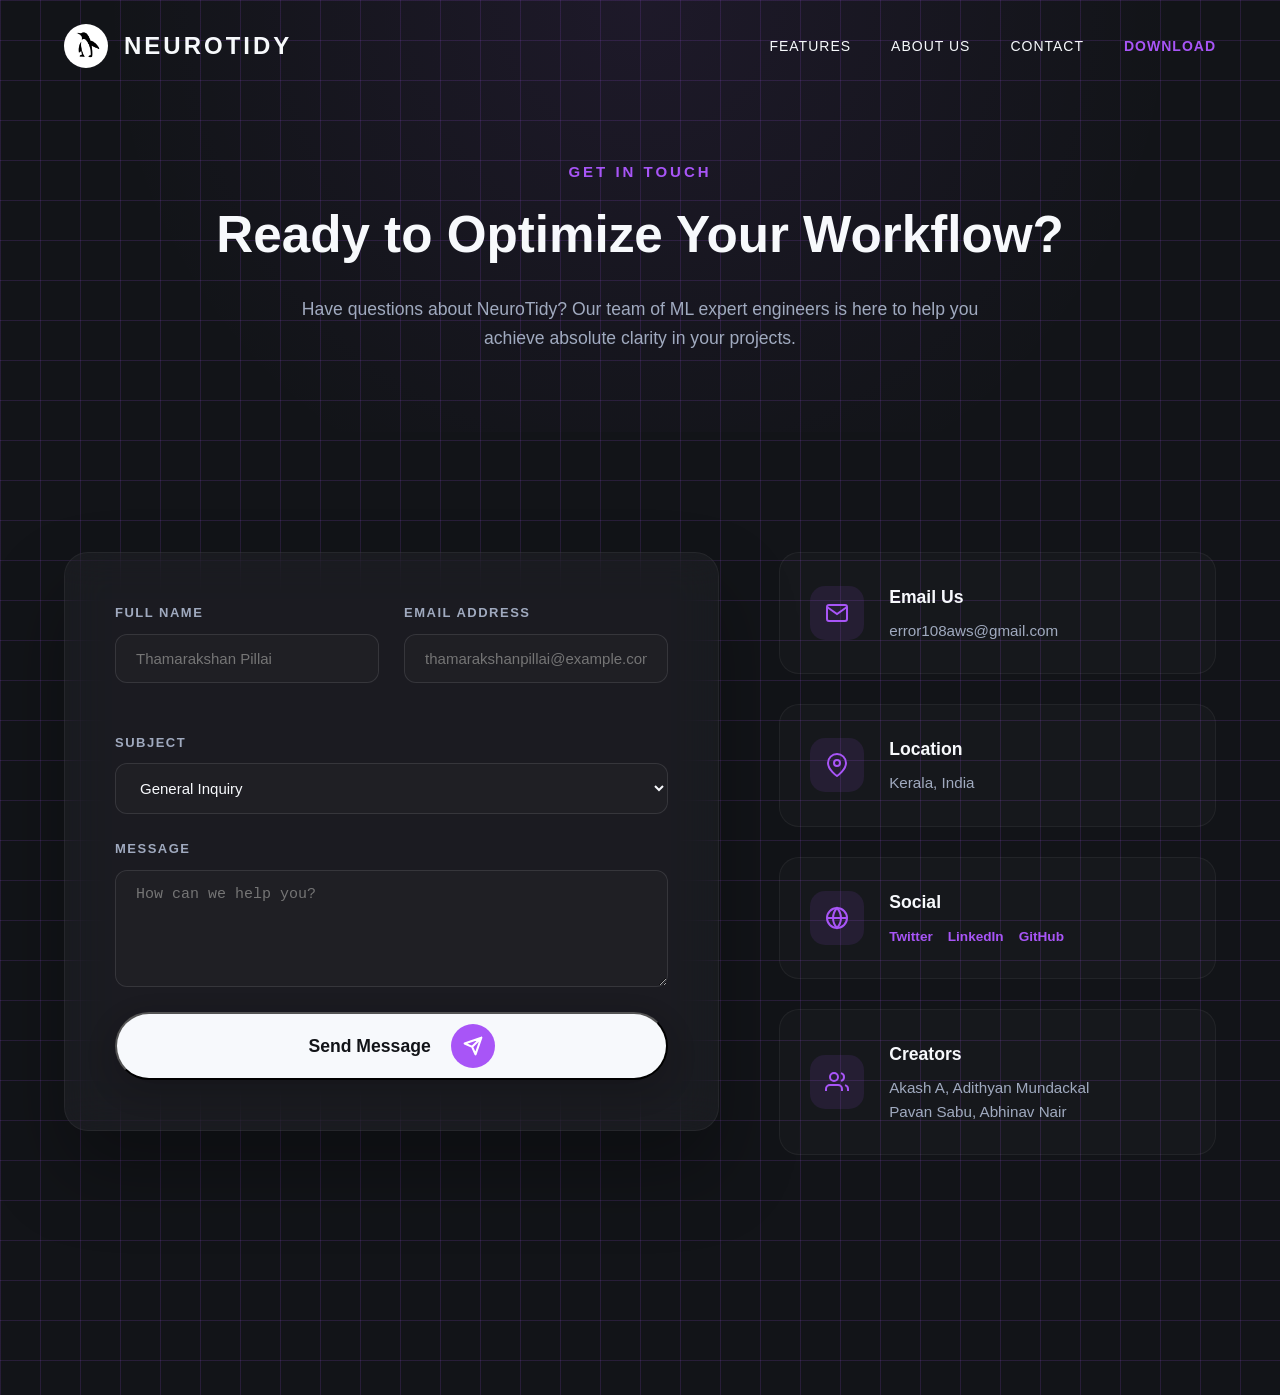
<file: lone-penguin-site/contact.html>
<!DOCTYPE html>
<html lang="en">

<head>
    <meta charset="UTF-8">
    <meta name="viewport" content="width=device-width, initial-scale=1.0">
    <title>Contact Us - NeuroTidy</title>
    <meta name="description"
        content="Get in touch with the NeuroTidy team. We're here to help you optimize your deep learning workflow and answer any questions about our AI debugger.">
    <meta name="keywords" content="contact NeuroTidy, NeuroTidy support, AI debugger help, deep learning tools">
    <meta name="author" content="NeuroTidy">
    <meta name="robots" content="index, follow">
    <link rel="canonical" href="https://neurotidy.com/contact.html">

    <!-- Open Graph / Facebook -->
    <meta property="og:type" content="website">
    <meta property="og:url" content="https://neurotidy.com/contact.html">
    <meta property="og:title" content="Contact Us - NeuroTidy">
    <meta property="og:description"
        content="Get in touch with the NeuroTidy team. We're here to help you optimize your deep learning workflow.">
    <meta property="og:image" content="https://neurotidy.com/assets/og-image.png">
    <meta property="og:site_name" content="NeuroTidy">

    <!-- Twitter Card -->
    <meta name="twitter:card" content="summary_large_image">
    <meta name="twitter:url" content="https://neurotidy.com/contact.html">
    <meta name="twitter:title" content="Contact Us - NeuroTidy">
    <meta name="twitter:description"
        content="Get in touch with the NeuroTidy team to learn more about our AI Deep Learning Debugger.">
    <meta name="twitter:image" content="https://neurotidy.com/assets/og-image.png">

    <!-- Favicon -->
    <link rel="icon" type="image/x-icon" href="/favicon.ico">
    <link rel="icon" type="image/png" href="/assets/image.png" sizes="any">
    <link rel="apple-touch-icon" href="/assets/image.png">
    <!-- Google Fonts for typography -->
    <link rel="preconnect" href="https://fonts.googleapis.com">
    <link rel="preconnect" href="https://fonts.gstatic.com" crossorigin>
    <link
        href="https://fonts.googleapis.com/css2?family=Cinzel:wght@400;700&family=Montserrat:wght@300;400;500;600;700&display=swap"
        rel="stylesheet">
    <link rel="stylesheet" href="css/style.css">
</head>

<body>
    <!-- Navigation Bar -->
    <nav class="navbar scrolled">
        <div class="nav-container">
            <a href="index.html" class="brand-logo">
                <img src="assets/image.png" alt="NeuroTidy Logo" class="brand-img-round">
                <span class="brand-text">NeuroTidy</span>
            </a>

            <ul class="nav-menu">
                <li class="nav-item"><a href="index.html#features" class="nav-link">Features</a></li>
                <li class="nav-item"><a href="index.html#about" class="nav-link">About Us</a></li>
                <li class="nav-item"><a href="contact.html" class="nav-link">Contact</a></li>
                <li class="nav-item"><a href="download.html" class="nav-link btn-download">Download</a></li>
            </ul>

            <!-- Mobile Menu Toggle -->
            <div class="hamburger">
                <span class="bar"></span>
                <span class="bar"></span>
                <span class="bar"></span>
            </div>
        </div>
    </nav>

    <!-- Contact Hero -->
    <header class="contact-hero">
        <div class="container">
            <span class="section-tag">Get In Touch</span>
            <h1 class="section-title">Ready to <span class="text-gradient">Optimize Your Workflow?</span></h1>
            <p class="section-text" style="max-width: 700px; margin: 0 auto;">
                Have questions about NeuroTidy? Our team of ML expert engineers is here to help you achieve absolute
                clarity in your projects.
            </p>
        </div>
    </header>

    <!-- Main Contact Section -->
    <section class="section">
        <div class="container">
            <div class="contact-grid">
                <!-- Contact Form -->
                <div class="contact-form-card">
                    <form id="contact-form" class="premium-form">
                        <div class="form-row">
                            <div class="form-group">
                                <label for="name">Full Name</label>
                                <input type="text" id="name" name="name" placeholder="Thamarakshan Pillai" required>
                            </div>
                            <div class="form-group">
                                <label for="email">Email Address</label>
                                <input type="email" id="email" name="email" placeholder="thamarakshanpillai@example.com"
                                    required>
                            </div>
                        </div>
                        <div class="form-group">
                            <label for="subject">Subject</label>
                            <select id="subject" name="subject">
                                <option value="general">General Inquiry</option>
                                <option value="support">Technical Support</option>
                                <option value="billing">Billing & Pricing</option>
                                <option value="partnership">Partnership</option>
                            </select>
                        </div>
                        <div class="form-group">
                            <label for="message">Message</label>
                            <textarea id="message" name="message" rows="5" placeholder="How can we help you?"
                                required></textarea>
                        </div>
                        <button type="submit" class="btn-premium w-full" style="width: 100%; justify-content: center;">
                            Send Message
                            <span class="btn-icon">
                                <svg viewBox="0 0 24 24" width="20" height="20" stroke="currentColor" stroke-width="2.5"
                                    fill="none">
                                    <path d="M22 2L11 13M22 2l-7 20-4-9-9-4 20-7z" stroke-linecap="round"
                                        stroke-linejoin="round" />
                                </svg>
                            </span>
                        </button>
                    </form>
                    <div id="form-status" class="form-status"></div>
                </div>

                <!-- Contact Info -->
                <div class="contact-info-column">
                    <div class="info-card">
                        <div class="info-icon">
                            <svg viewBox="0 0 24 24" width="24" height="24" stroke="currentColor" stroke-width="2"
                                fill="none">
                                <path d="M4 4h16c1.1 0 2 .9 2 2v12c0 1.1-.9 2-2 2H4c-1.1 0-2-.9-2-2V6c0-1.1.9-2 2-2z" />
                                <polyline points="22,6 12,13 2,6" />
                            </svg>
                        </div>
                        <div class="info-content">
                            <h4>Email Us</h4>
                            <p>error108aws@gmail.com</p>
                        </div>
                    </div>

                    <div class="info-card">
                        <div class="info-icon">
                            <svg viewBox="0 0 24 24" width="24" height="24" stroke="currentColor" stroke-width="2"
                                fill="none">
                                <path d="M21 10c0 7-9 13-9 13s-9-6-9-13a9 9 0 0 1 18 0z" />
                                <circle cx="12" cy="10" r="3" />
                            </svg>
                        </div>
                        <div class="info-content">
                            <h4>Location</h4>
                            <p>Kerala, India</p>
                        </div>
                    </div>

                    <div class="info-card">
                        <div class="info-icon">
                            <svg viewBox="0 0 24 24" width="24" height="24" stroke="currentColor" stroke-width="2"
                                fill="none">
                                <circle cx="12" cy="12" r="10"></circle>
                                <line x1="2" y1="12" x2="22" y2="12"></line>
                                <path
                                    d="M12 2a15.3 15.3 0 0 1 4 10 15.3 15.3 0 0 1-4 10 15.3 15.3 0 0 1-4-10 15.3 15.3 0 0 1 4-10z">
                                </path>
                            </svg>
                        </div>
                        <div class="info-content">
                            <h4>Social</h4>
                            <div class="social-links">
                                <a href="#" class="social-link">Twitter</a>
                                <a href="#" class="social-link">LinkedIn</a>
                                <a href="#" class="social-link">GitHub</a>
                            </div>
                        </div>
                    </div>

                    <div class="info-card">
                        <div class="info-icon">
                            <svg viewBox="0 0 24 24" width="24" height="24" stroke="currentColor" stroke-width="2"
                                fill="none">
                                <path d="M17 21v-2a4 4 0 0 0-4-4H5a4 4 0 0 0-4 4v2"></path>
                                <circle cx="9" cy="7" r="4"></circle>
                                <path d="M23 21v-2a4 4 0 0 0-3-3.87"></path>
                                <path d="M16 3.13a4 4 0 0 1 0 7.75"></path>
                            </svg>
                        </div>
                        <div class="info-content">
                            <h4>Creators</h4>
                            <p>Akash A, Adithyan Mundackal</p>
                            <p>Pavan Sabu, Abhinav Nair</p>
                        </div>
                    </div>
                </div>
            </div>
        </div>
    </section>

    <script src="js/main.js?v=premium"></script>
</body>

</html>
</file>
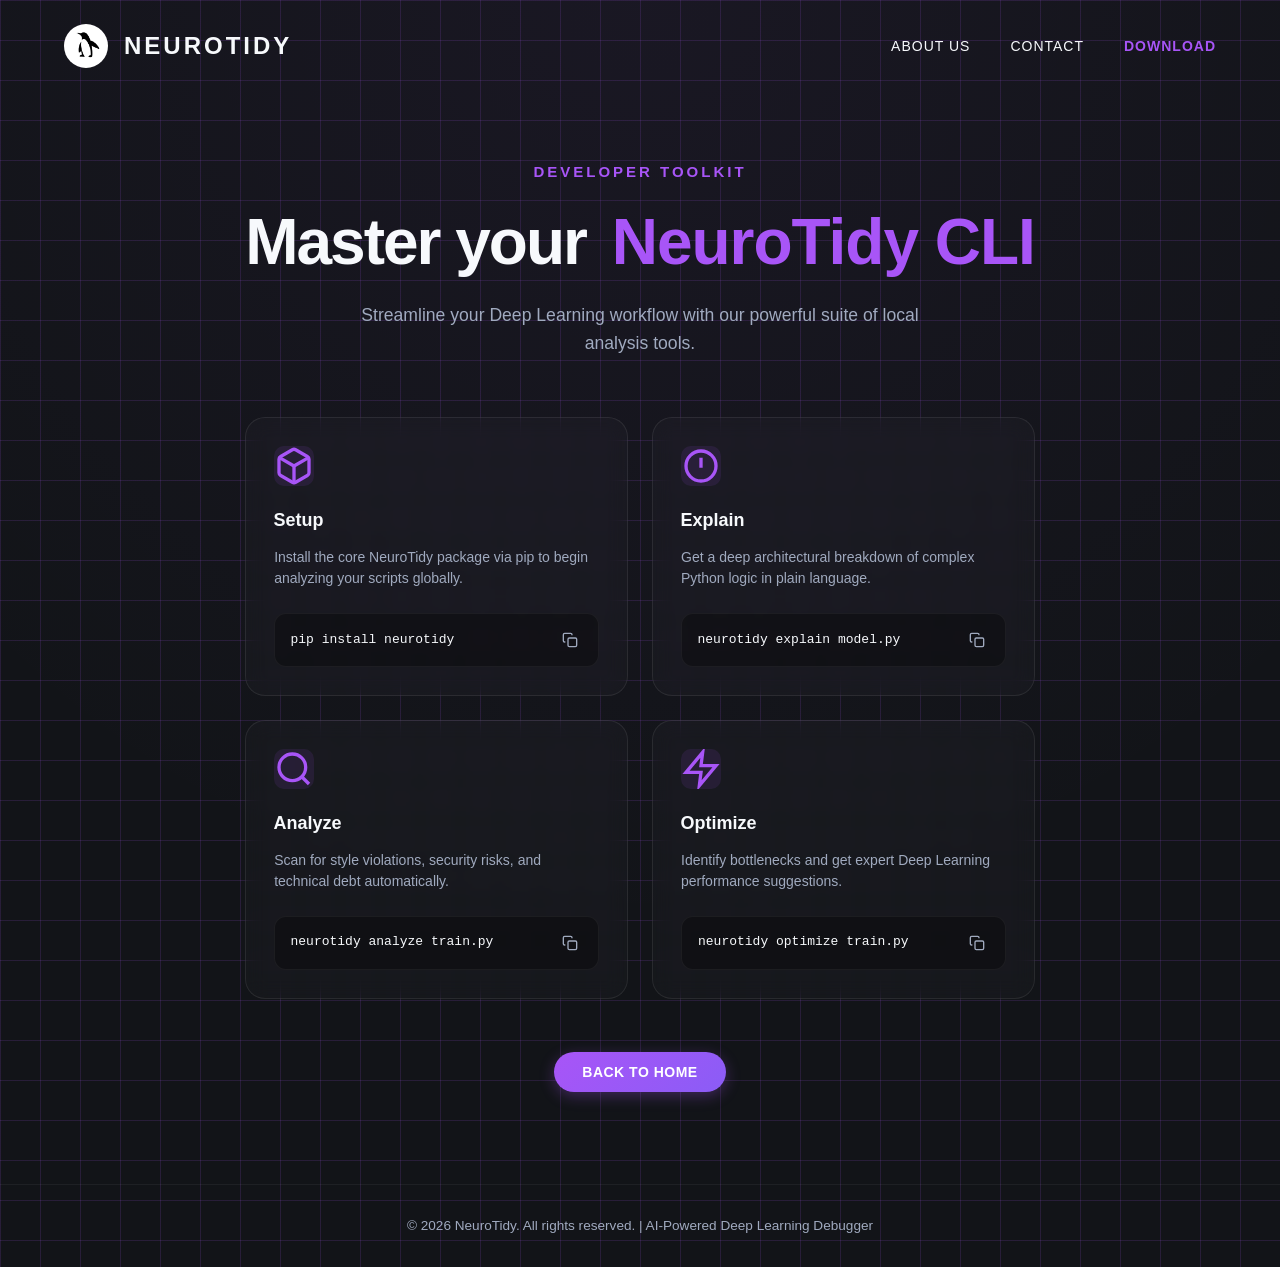
<file: lone-penguin-site/download.html>
<!DOCTYPE html>
<html lang="en">

<head>
    <meta charset="UTF-8">
    <meta name="viewport" content="width=device-width, initial-scale=1.0">
    <title>Download NeuroTidy — Install the AI Deep Learning Debugger CLI</title>
    <meta name="description"
        content="Install NeuroTidy via pip. Analyze, explain, and optimize your deep learning code locally from the terminal. Free CLI tool for PyTorch and ML engineers.">
    <meta name="keywords"
        content="NeuroTidy download, install NeuroTidy, pip install neurotidy, deep learning CLI, ML debugger install, PyTorch analyzer">
    <meta name="author" content="NeuroTidy">
    <meta name="robots" content="index, follow">
    <meta name="google-site-verification" content="d2qs48lMRTXFR-RrmNFiwL9bGzptkBZWpxhDgg9YCgo" />
    <link rel="canonical" href="https://neurotidy.com/download.html">

    <!-- Open Graph / Facebook -->
    <meta property="og:type" content="website">
    <meta property="og:url" content="https://neurotidy.com/download.html">
    <meta property="og:title" content="Download NeuroTidy — AI Deep Learning Debugger CLI">
    <meta property="og:description"
        content="Install NeuroTidy via pip. Analyze, explain, and optimize your deep learning code locally from the terminal.">
    <meta property="og:image" content="https://neurotidy.com/assets/og-image.png">
    <meta property="og:site_name" content="NeuroTidy">

    <!-- Twitter Card -->
    <meta name="twitter:card" content="summary_large_image">
    <meta name="twitter:url" content="https://neurotidy.com/download.html">
    <meta name="twitter:title" content="Download NeuroTidy — AI Deep Learning Debugger CLI">
    <meta name="twitter:description" content="Install NeuroTidy via pip. Free CLI tool for PyTorch and ML engineers.">
    <meta name="twitter:image" content="https://neurotidy.com/assets/og-image.png">

    <!-- Favicon -->
    <link rel="icon" type="image/x-icon" href="/favicon.ico">
    <link rel="icon" type="image/png" href="/assets/image.png" sizes="any">
    <link rel="apple-touch-icon" href="/assets/image.png">

    <link href="https://fonts.googleapis.com/css2?family=Montserrat:wght@300;400;500;600;700&display=swap"
        rel="stylesheet">
    <link rel="stylesheet" href="css/style.css">
    <style>
        .section-title {
            font-family: var(--font-heading);
            font-size: clamp(2.5rem, 6vw, 4rem);
            font-weight: 700;
            margin-bottom: 20px;
            letter-spacing: -2px;
            color: var(--text-light);
        }

        .highlight-text {
            color: var(--accent-color);
            letter-spacing: -1px;
            display: inline-block;
            margin-left: 10px;
            font-weight: 700;
        }

        .page-content {
            padding: 160px 0 100px;
            min-height: 100vh;
            display: flex;
            align-items: center;
            justify-content: center;
            background: radial-gradient(circle at top center, rgba(168, 85, 247, 0.05) 0%, transparent 70%);
        }

        .install-box {
            padding: 0 20px;
            max-width: 1100px;
            margin: 0 auto;
            text-align: center;
        }

        /* Classy Command Grid */
        .command-grid {
            margin-top: 60px;
            display: grid;
            grid-template-columns: repeat(auto-fit, minmax(320px, 1fr));
            gap: 24px;
            text-align: left;
        }

        .command-card {
            background: rgba(255, 255, 255, 0.02);
            backdrop-filter: blur(10px);
            -webkit-backdrop-filter: blur(10px);
            border: 1px solid rgba(255, 255, 255, 0.08);
            border-radius: 20px;
            padding: 28px;
            transition: all 0.4s cubic-bezier(0.4, 0, 0.2, 1);
            position: relative;
            overflow: hidden;
            display: flex;
            flex-direction: column;
        }

        .command-card::before {
            content: '';
            position: absolute;
            top: 0;
            left: 0;
            width: 100%;
            height: 100%;
            background: radial-gradient(circle at top left, rgba(168, 85, 247, 0.1), transparent 70%);
            opacity: 0;
            transition: opacity 0.4s ease;
        }

        .command-card:hover {
            transform: translateY(-5px);
            border-color: rgba(168, 85, 247, 0.3);
            background: rgba(255, 255, 255, 0.04);
            box-shadow: 0 20px 40px rgba(0, 0, 0, 0.3), 0 0 20px rgba(168, 85, 247, 0.05);
        }

        .command-card:hover::before {
            opacity: 1;
        }

        .card-icon {
            width: 40px;
            height: 40px;
            background: rgba(168, 85, 247, 0.1);
            border-radius: 10px;
            display: flex;
            align-items: center;
            justify-content: center;
            margin-bottom: 20px;
            color: var(--accent-color);
            position: relative;
            z-index: 2;
        }

        .card-header {
            margin-bottom: 12px;
            position: relative;
            z-index: 2;
        }

        .card-title {
            font-size: 18px;
            font-weight: 600;
            color: var(--text-light);
            display: flex;
            align-items: center;
            gap: 8px;
        }

        .card-desc {
            font-size: 14px;
            color: var(--text-muted);
            line-height: 1.5;
            margin-bottom: 24px;
            position: relative;
            z-index: 2;
        }

        #playground-output {
            background: rgba(13, 17, 23, 0.7);
            backdrop-filter: blur(12px);
            -webkit-backdrop-filter: blur(12px);
            border: 1px solid rgba(255, 255, 255, 0.05);
            border-radius: 16px;
            padding: 25px;
            height: 400px;
        }

        .terminal-header {
            background: rgba(255, 255, 255, 0.05);
            padding: 10px 15px;
            border-bottom: 1px solid rgba(255, 255, 255, 0.1);
            display: flex;
            align-items: center;
            gap: 8px;
        }

        .mac-btn {
            width: 12px;
            height: 12px;
            border-radius: 50%;
        }

        .mac-close {
            background: #ff5f56;
        }

        .mac-min {
            background: #ffbd2e;
        }

        .mac-max {
            background: #27c93f;
        }

        .terminal-title {
            margin-left: auto;
            margin-right: auto;
            color: rgba(255, 255, 255, 0.4);
            font-size: 11px;
            letter-spacing: 1px;
        }

        .terminal-body {
            padding: 20px;
            height: calc(100% - 35px);
            overflow-y: auto;
        }

        .code-snippet {
            background: rgba(0, 0, 0, 0.3);
            border: 1px solid rgba(255, 255, 255, 0.05);
            border-radius: 12px;
            padding: 14px 16px;
            font-family: 'SF Mono', 'Fira Code', monospace;
            font-size: 13px;
            color: var(--text-light);
            display: flex;
            justify-content: space-between;
            align-items: center;
            position: relative;
            z-index: 2;
        }

        .copy-trigger {
            background: none;
            border: none;
            color: var(--text-muted);
            cursor: pointer;
            padding: 4px;
            border-radius: 4px;
            transition: all 0.2s ease;
            display: flex;
            align-items: center;
            justify-content: center;
        }

        .copy-trigger:hover {
            color: var(--text-light);
            background: rgba(255, 255, 255, 0.1);
        }

        .copy-trigger svg {
            width: 16px;
            height: 16px;
        }

        .btn-wrapper {
            margin-top: 60px;
        }

        @keyframes pulse-violet {
            0% {
                box-shadow: 0 0 0 0 rgba(168, 85, 247, 0.4);
            }

            70% {
                box-shadow: 0 0 0 15px rgba(168, 85, 247, 0);
            }

            100% {
                box-shadow: 0 0 0 0 rgba(168, 85, 247, 0);
            }
        }

        .analyzing-glow {
            animation: pulse-violet 2s infinite;
            border-color: rgba(168, 85, 247, 0.5) !important;
            background: rgba(168, 85, 247, 0.05) !important;
        }
    </style>
</head>

<body>
    <!-- Navigation Bar -->
    <nav class="navbar scrolled" aria-label="Main navigation">
        <div class="nav-container">
            <a href="index.html" class="brand-logo">
                <img src="assets/image.png" alt="NeuroTidy Logo" class="brand-img-round">
                <span class="brand-text">NeuroTidy</span>
            </a>
            <ul class="nav-menu">
                <li class="nav-item"><a href="index.html#about" class="nav-link">About Us</a></li>
                <li class="nav-item"><a href="index.html#contact" class="nav-link">Contact</a></li>
                <li class="nav-item"><a href="download.html" class="nav-link btn-download">Download</a></li>
            </ul>
        </div>
    </nav>

    <main>
        <div class="page-content">
            <div class="container">
                <div class="install-box">
                    <span class="section-tag">Developer Toolkit</span>
                    <h1 class="section-title">Master your <span class="highlight-text">NeuroTidy CLI</span></h1>
                    <p class="section-text" style="max-width: 600px; margin: 0 auto;">Streamline your Deep Learning
                        workflow
                        with our powerful suite of local analysis tools.</p>

                    <div class="command-grid">
                        <!-- Install -->
                        <div class="command-card">
                            <div class="card-icon">
                                <svg viewBox="0 0 24 24" fill="none" stroke="currentColor" stroke-width="2">
                                    <path
                                        d="M21 16V8a2 2 0 0 0-1-1.73l-7-4a2 2 0 0 0-2 0l-7 4A2 2 0 0 0 3 8v8a2 2 0 0 0 1 1.73l7 4a2 2 0 0 0 2 0l7-4A2 2 0 0 0 21 16z">
                                    </path>
                                    <polyline points="3.27 6.96 12 12.01 20.73 6.96"></polyline>
                                    <line x1="12" y1="22.08" x2="12" y2="12"></line>
                                </svg>
                            </div>
                            <div class="card-header">
                                <h4 class="card-title">Setup</h4>
                            </div>
                            <p class="card-desc">Install the core NeuroTidy package via pip to begin analyzing your
                                scripts
                                globally.</p>
                            <div class="code-snippet">
                                <span id="cmd-install">pip install neurotidy</span>
                                <button class="copy-trigger" onclick="copyCommand('cmd-install')">
                                    <svg viewBox="0 0 24 24" fill="none" stroke="currentColor" stroke-width="2">
                                        <rect x="9" y="9" width="13" height="13" rx="2" ry="2"></rect>
                                        <path d="M5 15H4a2 2 0 0 1-2-2V4a2 2 0 0 1 2-2h9a2 2 0 0 1 2 2v1"></path>
                                    </svg>
                                </button>
                            </div>
                        </div>

                        <!-- Explain -->
                        <div class="command-card">
                            <div class="card-icon">
                                <svg viewBox="0 0 24 24" fill="none" stroke="currentColor" stroke-width="2">
                                    <path d="M12 21a9 9 0 1 0 0-18 9 9 0 0 0 0 18z"></path>
                                    <path d="M12 13V7"></path>
                                    <path d="M12 17h.01"></path>
                                </svg>
                            </div>
                            <div class="card-header">
                                <h4 class="card-title">Explain</h4>
                            </div>
                            <p class="card-desc">Get a deep architectural breakdown of complex Python logic in plain
                                language.</p>
                            <div class="code-snippet">
                                <span id="cmd-explain">neurotidy explain model.py</span>
                                <button class="copy-trigger" onclick="copyCommand('cmd-explain')">
                                    <svg viewBox="0 0 24 24" fill="none" stroke="currentColor" stroke-width="2">
                                        <rect x="9" y="9" width="13" height="13" rx="2" ry="2"></rect>
                                        <path d="M5 15H4a2 2 0 0 1-2-2V4a2 2 0 0 1 2-2h9a2 2 0 0 1 2 2v1"></path>
                                    </svg>
                                </button>
                            </div>
                        </div>

                        <!-- Analyze -->
                        <div class="command-card">
                            <div class="card-icon">
                                <svg viewBox="0 0 24 24" fill="none" stroke="currentColor" stroke-width="2">
                                    <circle cx="11" cy="11" r="8"></circle>
                                    <line x1="21" y1="21" x2="16.65" y2="16.65"></line>
                                </svg>
                            </div>
                            <div class="card-header">
                                <h4 class="card-title">Analyze</h4>
                            </div>
                            <p class="card-desc">Scan for style violations, security risks, and technical debt
                                automatically.</p>
                            <div class="code-snippet">
                                <span id="cmd-analyze">neurotidy analyze train.py</span>
                                <button class="copy-trigger" onclick="copyCommand('cmd-analyze')">
                                    <svg viewBox="0 0 24 24" fill="none" stroke="currentColor" stroke-width="2">
                                        <rect x="9" y="9" width="13" height="13" rx="2" ry="2"></rect>
                                        <path d="M5 15H4a2 2 0 0 1-2-2V4a2 2 0 0 1 2-2h9a2 2 0 0 1 2 2v1"></path>
                                    </svg>
                                </button>
                            </div>
                        </div>

                        <!-- Optimize -->
                        <div class="command-card">
                            <div class="card-icon">
                                <svg viewBox="0 0 24 24" fill="none" stroke="currentColor" stroke-width="2">
                                    <path d="M13 2L3 14h9l-1 8 10-12h-9l1-8z"></path>
                                </svg>
                            </div>
                            <div class="card-header">
                                <h4 class="card-title">Optimize</h4>
                            </div>
                            <p class="card-desc">Identify bottlenecks and get expert Deep Learning performance
                                suggestions.
                            </p>
                            <div class="code-snippet">
                                <span id="cmd-optimize">neurotidy optimize train.py</span>
                                <button class="copy-trigger" onclick="copyCommand('cmd-optimize')">
                                    <svg viewBox="0 0 24 24" fill="none" stroke="currentColor" stroke-width="2">
                                        <rect x="9" y="9" width="13" height="13" rx="2" ry="2"></rect>
                                        <path d="M5 15H4a2 2 0 0 1-2-2V4a2 2 0 0 1 2-2h9a2 2 0 0 1 2 2v1"></path>
                                    </svg>
                                </button>
                            </div>
                        </div>
                    </div>

                    <div class="btn-wrapper">
                        <a href="index.html" class="auth-btn">Back to Home</a>
                    </div>
                </div>
            </div>
        </div>
    </main>

    <footer
        style="text-align: center; padding: 30px 0; border-top: 1px solid rgba(255,255,255,0.05); color: var(--text-muted); font-size: 0.85rem;">
        <div class="container">
            <p>&copy; 2026 NeuroTidy. All rights reserved. | AI-Powered Deep Learning Debugger</p>
        </div>
    </footer>

    <script>
        function copyCommand(id) {
            const text = document.getElementById(id).innerText;
            navigator.clipboard.writeText(text).then(() => {
                const btn = document.querySelector(`button[onclick="copyCommand('${id}')"]`);
                const originalHtml = btn.innerHTML;

                btn.innerHTML = '<svg viewBox="0 0 24 24" fill="none" stroke="#27c93f" stroke-width="3"><polyline points="20 6 9 17 4 12"></polyline></svg>';

                setTimeout(() => {
                    btn.innerHTML = originalHtml;
                }, 1500);
            });
        }
    </script>
    <script src="js/main.js?v=premium"></script>
</body>

</html>
</file>
<file: lone-penguin-site/css/style.css>
/* Base Variables & Theme */
:root {
    --primary-color: #1a1e24;
    /* Dark grey */
    --secondary-color: #2b323c;
    --accent-color: #a855f7;
    /* Violet / Purple touch */
    --text-light: #f7f9fc;
    --text-muted: #a0aabf;
    --bg-dark: #121418;
    --bg-card: rgba(26, 30, 36, 0.6);

    --font-heading: -apple-system, BlinkMacSystemFont, "SF Pro Display", "Segoe UI", Roboto, Helvetica, Arial, sans-serif, "Apple Color Emoji", "Segoe UI Emoji", "Segoe UI Symbol";
    --font-body: -apple-system, BlinkMacSystemFont, "SF Pro Text", "Segoe UI", Roboto, Helvetica, Arial, sans-serif, "Apple Color Emoji", "Segoe UI Emoji", "Segoe UI Symbol";

    --transition-smooth: all 0.4s cubic-bezier(0.25, 0.46, 0.45, 0.94);
    --transition-fast: all 0.2s ease-in-out;
}

/* Typing Cursor */
.cursor {
    display: inline-block;
    width: 6px;
    height: 1.2em;
    background-color: var(--accent-color);
    margin-left: 4px;
    vertical-align: middle;
    animation: blink 1s step-end infinite;
}

@keyframes blink {

    from,
    to {
        opacity: 1;
    }

    50% {
        opacity: 0;
    }
}

/* Reset & Basic Setup */
* {
    margin: 0;
    padding: 0;
    box-sizing: border-box;
}

html {
    scroll-behavior: smooth;
}

body {
    font-family: var(--font-body);
    background-color: var(--bg-dark);
    color: var(--text-light);
    line-height: 1.6;
    overflow-x: hidden;
    background-image:
        linear-gradient(rgba(168, 85, 247, 0.15) 1px, transparent 1px),
        linear-gradient(90deg, rgba(168, 85, 247, 0.15) 1px, transparent 1px);
    background-size: 40px 40px;
}

a {
    text-decoration: none;
    color: inherit;
}

.container {
    max-width: 1400px;
    margin: 0 auto;
    padding: 0 5%;
}

.flex-center {
    display: flex;
    align-items: center;
    justify-content: center;
    gap: 8px;
}

/* --- Navigation Bar --- */
.navbar {
    position: fixed;
    top: 0;
    left: 0;
    width: 100%;
    z-index: 1000;
    padding: 24px 0;
    transition: var(--transition-smooth);
    background: transparent;
}

.navbar.scrolled {
    padding: 16px 0;
    background: rgba(18, 20, 24, 0.85);
    backdrop-filter: blur(12px);
    -webkit-backdrop-filter: blur(12px);
    box-shadow: 0 4px 30px rgba(0, 0, 0, 0.3);
    border-bottom: 1px solid rgba(255, 255, 255, 0.05);
}

.nav-container {
    max-width: 1400px;
    margin: 0 auto;
    padding: 0 5%;
    display: flex;
    justify-content: space-between;
    align-items: center;
}

/* Brand Logo */
.brand-logo {
    display: flex;
    align-items: center;
    justify-content: flex-start;
    gap: 16px;
    z-index: 1001;
}

.brand-img {
    height: 44px;
    width: auto;
    object-fit: contain;
    /* Inverts the black logo to white. If it had a white background, inversion makes the background black which is then dropped by mix-blend-mode lighten. */
    filter: invert(1);
    mix-blend-mode: lighten;
}

.brand-img-round {
    height: 44px;
    width: 44px;
    object-fit: cover;
    border-radius: 50%;
    z-index: 1002;
    position: relative;
}

.brand-text {
    font-family: var(--font-heading);
    font-size: 24px;
    font-weight: 700;
    letter-spacing: 3px;
    color: var(--text-light);
    text-transform: uppercase;
}

/* Nav Menu Links */
.nav-menu {
    display: flex;
    list-style: none;
    gap: 40px;
    align-items: center;
}

.nav-link {
    font-size: 14px;
    font-weight: 500;
    letter-spacing: 1px;
    text-transform: uppercase;
    position: relative;
    padding: 8px 0;
    transition: var(--transition-fast);
}

.nav-link::after {
    content: '';
    position: absolute;
    bottom: 0;
    left: 0;
    width: 0;
    height: 2px;
    background-color: var(--accent-color);
    transition: var(--transition-smooth);
}

.nav-link:hover {
    color: var(--accent-color);
}

.nav-link:hover::after {
    width: 100%;
}

.btn-download {
    color: var(--accent-color);
    font-weight: 600;
}

.btn-download::after {
    background-color: var(--text-light);
}

/* Auth Group */
.auth-group {
    display: flex;
    align-items: center;
    gap: 20px;
}

.auth-link {
    font-size: 14px;
    font-weight: 500;
    letter-spacing: 0.5px;
    text-transform: uppercase;
    transition: var(--transition-fast);
}

.auth-link:hover {
    color: var(--accent-color);
}

.auth-btn {
    font-size: 14px;
    font-weight: 600;
    letter-spacing: 0.5px;
    text-transform: uppercase;
    padding: 12px 28px;
    border-radius: 30px;
    background: linear-gradient(135deg, var(--accent-color), #8b5cf6);
    color: #fff;
    box-shadow: 0 4px 15px rgba(168, 85, 247, 0.3);
    transition: var(--transition-smooth);
}

.auth-btn:hover {
    transform: translateY(-2px);
    box-shadow: 0 6px 20px rgba(168, 85, 247, 0.5);
    filter: brightness(1.1);
}

.auth-btn-outline {
    font-size: 14px;
    font-weight: 600;
    letter-spacing: 0.5px;
    text-transform: uppercase;
    padding: 12px 28px;
    border-radius: 30px;
    background: transparent;
    border: 1px solid var(--accent-color);
    color: var(--accent-color);
    transition: var(--transition-smooth);
    display: inline-block;
}

.auth-btn-outline:hover {
    background: rgba(77, 184, 255, 0.1);
    transform: translateY(-2px);
}

/* --- Premium CTA Button --- */
.cta-wrapper {
    display: flex;
    flex-direction: column;
    align-items: center;
    gap: 20px;
}

.btn-premium {
    display: inline-flex;
    align-items: center;
    gap: 20px;
    background: var(--text-light);
    color: var(--bg-dark);
    padding: 10px 10px 10px 30px;
    border-radius: 50px;
    font-size: 1.1rem;
    font-weight: 600;
    transition: var(--transition-smooth);
    box-shadow: 0 10px 30px rgba(0, 0, 0, 0.2);
}

.btn-premium:hover {
    transform: translateY(-3px);
    box-shadow: 0 15px 40px rgba(168, 85, 247, 0.3);
}

.btn-icon {
    display: flex;
    align-items: center;
    justify-content: center;
    width: 44px;
    height: 44px;
    background: var(--accent-color);
    color: #fff;
    border-radius: 50%;
    transition: var(--transition-smooth);
}

.btn-premium:hover .btn-icon {
    transform: rotate(45deg);
}

/* --- Installation Row --- */
.install-row {
    display: flex;
    align-items: center;
    gap: 15px;
    color: var(--text-muted);
    font-size: 0.9rem;
    font-family: monospace;
}

.install-icons {
    display: flex;
    align-items: center;
    gap: 12px;
}

.icon-svg {
    transition: var(--transition-fast);
    opacity: 0.7;
    cursor: pointer;
}

.icon-svg:hover {
    opacity: 1;
    color: var(--accent-color);
    transform: scale(1.1);
}

.separator {
    opacity: 0.3;
    margin: 0 4px;
}

/* Hamburger Icon (Mobile) */
.hamburger {
    display: none;
    cursor: pointer;
    z-index: 1001;
}

.hamburger .bar {
    display: block;
    width: 28px;
    height: 2px;
    margin: 6px auto;
    background-color: var(--text-light);
    transition: var(--transition-smooth);
}

/* --- Hero Section --- */
.hero {
    position: relative;
    min-height: 100vh;
    display: flex;
    align-items: center;
    justify-content: center;
    overflow: hidden;
    /* Hide overflow from the video */
    background-color: var(--bg-dark);
    /* Fallback */
}

/* Video Background Container */
.video-container {
    position: absolute;
    top: 0;
    left: 0;
    width: 100%;
    height: 100%;
    z-index: 0;
    overflow: hidden;
    pointer-events: none;
    /* Make video unclickable so user interacts with the page */
}

/* Contact Form Enhancements */
.premium-form select option {
    background-color: var(--bg-dark);
    color: var(--text-light);
    padding: 12px;
}

.form-status {
    margin-top: 20px;
    padding: 16px;
    border-radius: 12px;
    font-size: 14px;
    font-weight: 500;
    text-align: center;
    display: none;
    animation: fadeIn 0.4s ease-out;
}

.form-status.success {
    background: rgba(39, 201, 63, 0.1);
    border: 1px solid rgba(39, 201, 63, 0.3);
    color: #27c93f;
    box-shadow: 0 4px 15px rgba(39, 201, 63, 0.05);
}

.form-status.error {
    background: rgba(255, 95, 86, 0.1);
    border: 1px solid rgba(255, 95, 86, 0.3);
    color: #ff5f56;
    box-shadow: 0 4px 15px rgba(255, 95, 86, 0.05);
}

/* How It Works - Step Cards */
.steps-grid {
    display: grid;
    grid-template-columns: repeat(3, 1fr);
    gap: 24px;
}

.step-card {
    background: rgba(26, 30, 36, 0.6);
    backdrop-filter: blur(12px);
    -webkit-backdrop-filter: blur(12px);
    border: 1px solid rgba(255, 255, 255, 0.06);
    border-radius: 20px;
    padding: 36px 30px;
    position: relative;
    transition: all 0.4s cubic-bezier(0.25, 0.46, 0.45, 0.94);
}

.step-card:hover {
    border-color: rgba(168, 85, 247, 0.25);
    transform: translateY(-4px);
    box-shadow: 0 20px 40px rgba(0, 0, 0, 0.3), 0 0 60px rgba(168, 85, 247, 0.06);
}

.step-number {
    position: absolute;
    top: 20px;
    right: 24px;
    width: 32px;
    height: 32px;
    background: linear-gradient(135deg, var(--accent-color), #8b5cf6);
    color: #fff;
    border-radius: 50%;
    display: flex;
    align-items: center;
    justify-content: center;
    font-size: 14px;
    font-weight: 700;
}

.step-icon-wrap {
    width: 54px;
    height: 54px;
    background: rgba(168, 85, 247, 0.1);
    color: var(--accent-color);
    border-radius: 15px;
    display: flex;
    align-items: center;
    justify-content: center;
    margin-bottom: 24px;
}

.step-title {
    font-family: var(--font-heading);
    font-size: 1.2rem;
    font-weight: 700;
    margin-bottom: 14px;
    color: var(--text-light);
}

.step-text {
    color: var(--text-muted);
    font-size: 0.95rem;
    line-height: 1.7;
}

@media (max-width: 768px) {
    .steps-grid {
        grid-template-columns: 1fr;
    }
}

/* Why NeuroTidy Cards */
.why-grid {
    display: grid;
    grid-template-columns: 1fr 1fr;
    gap: 24px;
}

.why-card {
    background: rgba(26, 30, 36, 0.6);
    backdrop-filter: blur(12px);
    -webkit-backdrop-filter: blur(12px);
    border: 1px solid rgba(255, 255, 255, 0.06);
    border-radius: 20px;
    padding: 40px 36px;
    transition: all 0.4s cubic-bezier(0.25, 0.46, 0.45, 0.94);
    position: relative;
    overflow: hidden;
}

.why-card::before {
    content: '';
    position: absolute;
    top: 0;
    left: 0;
    right: 0;
    height: 3px;
    background: linear-gradient(90deg, var(--accent-color), #8b5cf6, transparent);
    opacity: 0;
    transition: opacity 0.4s ease;
}

.why-card:hover {
    border-color: rgba(168, 85, 247, 0.25);
    transform: translateY(-4px);
    box-shadow: 0 20px 40px rgba(0, 0, 0, 0.3), 0 0 60px rgba(168, 85, 247, 0.06);
}

.why-card:hover::before {
    opacity: 1;
}

.why-card-icon {
    width: 54px;
    height: 54px;
    background: rgba(168, 85, 247, 0.1);
    color: var(--accent-color);
    border-radius: 15px;
    display: flex;
    align-items: center;
    justify-content: center;
    margin-bottom: 20px;
}

.why-card-title {
    font-family: var(--font-heading);
    font-size: 1.3rem;
    font-weight: 700;
    margin-bottom: 14px;
    color: var(--text-light);
    letter-spacing: 0.5px;
}

.why-card-text {
    color: var(--text-muted);
    font-size: 0.95rem;
    line-height: 1.7;
}

@media (max-width: 768px) {
    .why-grid {
        grid-template-columns: 1fr;
    }
}

.video-container video {
    position: absolute;
    top: 50%;
    left: 50%;
    width: 100vw;
    height: 100vh;
    object-fit: cover;
    transform: translate(-50%, -50%) scale(1.15);
    pointer-events: none;
}

.hero-overlay {
    position: absolute;
    top: 0;
    left: 0;
    width: 100%;
    height: 100%;
    background: linear-gradient(180deg, rgba(18, 20, 24, 0.5) 0%, rgba(18, 20, 24, 0.9) 100%);
    z-index: 1;
}

.hero-content {
    position: relative;
    z-index: 2;
    text-align: center;
    max-width: 900px;
    padding: 0 20px;
}

.hero-title {
    font-family: var(--font-heading);
    font-size: clamp(3rem, 6vw, 5.5rem);
    font-weight: 700;
    line-height: 1.1;
    margin-bottom: 24px;
    letter-spacing: 2px;
    opacity: 0;
    transform: translateY(30px);
    animation: fadeUp 1s 0.2s forwards cubic-bezier(0.25, 0.46, 0.45, 0.94);
}

.hero-title .highlight {
    color: var(--accent-color);
    font-style: italic;
    font-weight: 400;
}

.hero-subtitle {
    font-size: clamp(1rem, 2vw, 1.25rem);
    color: var(--text-muted);
    font-weight: 300;
    max-width: 600px;
    margin: 0 auto 40px;
    opacity: 0;
    transform: translateY(30px);
    animation: fadeUp 1s 0.4s forwards cubic-bezier(0.25, 0.46, 0.45, 0.94);
}

.hero-cta-group {
    display: flex;
    gap: 20px;
    justify-content: center;
    flex-wrap: wrap;
    opacity: 0;
    transform: translateY(30px);
    animation: fadeUp 1s 0.6s forwards cubic-bezier(0.25, 0.46, 0.45, 0.94);
}

/* Buttons */
.btn {
    padding: 16px 40px;
    border-radius: 30px;
    font-size: 14px;
    font-weight: 600;
    letter-spacing: 1px;
    text-transform: uppercase;
    transition: var(--transition-smooth);
    cursor: pointer;
}

.btn-primary {
    background-color: var(--text-light);
    color: var(--bg-dark);
}

.btn-primary:hover {
    background-color: var(--accent-color);
    color: #fff;
    transform: translateY(-3px);
    box-shadow: 0 10px 20px rgba(168, 85, 247, 0.2);
}

.btn-secondary {
    background-color: transparent;
    color: var(--text-light);
    border: 1px solid rgba(255, 255, 255, 0.3);
}

.btn-secondary:hover {
    border-color: var(--text-light);
    background-color: rgba(255, 255, 255, 0.05);
}

.play-icon {
    transition: var(--transition-fast);
}

.btn-secondary:hover .play-icon {
    transform: scale(1.1);
    stroke: var(--accent-color);
}

/* Scroll Indicator */
.scroll-indicator {
    position: absolute;
    bottom: 40px;
    left: 50%;
    transform: translateX(-50%);
    z-index: 2;
    display: flex;
    flex-direction: column;
    align-items: center;
    gap: 12px;
    opacity: 0;
    animation: fadeIn 1s 1.2s forwards;
}

.scroll-text {
    font-size: 11px;
    text-transform: uppercase;
    letter-spacing: 2px;
    color: var(--text-muted);
}

.mouse {
    width: 26px;
    height: 42px;
    border: 2px solid rgba(255, 255, 255, 0.4);
    border-radius: 20px;
    position: relative;
    display: flex;
    justify-content: center;
}

.wheel {
    width: 4px;
    height: 8px;
    background-color: var(--accent-color);
    border-radius: 4px;
    margin-top: 6px;
    animation: scrollWheel 2s infinite;
}

/* --- Layout Sections --- */
.section#features {
    position: relative;
    overflow: hidden;
    background-color: transparent;
}

.section#features .container {
    position: relative;
    z-index: 1;
}

.section {
    padding: 120px 0;
}

.split-layout {
    display: grid;
    grid-template-columns: 1fr 1fr;
    gap: 60px;
    align-items: center;
}

.section-tag {
    font-size: 15px;
    text-transform: uppercase;
    letter-spacing: 3px;
    color: var(--accent-color);
    font-weight: 600;
    display: block;
    margin-bottom: 20px;
}

.section-title {
    font-family: var(--font-heading);
    font-size: clamp(2rem, 4vw, 3.5rem);
    margin-bottom: 30px;
    line-height: 1.2;
}

.section-text {
    color: var(--text-muted);
    font-size: 1.1rem;
    margin-bottom: 40px;
}

.section-subtitle {
    color: var(--text-muted);
    font-size: 1.15rem;
    line-height: 1.75;
    max-width: 700px;
}

.link-arrow {
    display: inline-flex;
    align-items: center;
    gap: 10px;
    font-weight: 600;
    text-transform: uppercase;
    letter-spacing: 1px;
    font-size: 14px;
    color: var(--text-light);
    transition: var(--transition-fast);
}

.link-arrow svg {
    transition: transform 0.3s ease;
}

/* --- Playground Section --- */
#playground {
    padding: 100px 0;
    background: transparent;
}

.playground-window {
    background: rgba(13, 17, 23, 0.7);
    backdrop-filter: blur(20px);
    -webkit-backdrop-filter: blur(20px);
    border: 1px solid rgba(255, 255, 255, 0.1);
    border-radius: 16px;
    overflow: hidden;
    box-shadow: 0 30px 60px rgba(0, 0, 0, 0.4), 0 0 100px rgba(168, 85, 247, 0.05);
    display: flex;
    flex-direction: column;
    height: 700px;
    max-width: 1100px;
    margin: 0 auto;
}

.playground-header {
    background: rgba(0, 0, 0, 0.3);
    padding: 15px 25px;
    display: flex;
    justify-content: space-between;
    align-items: center;
    border-bottom: 1px solid rgba(255, 255, 255, 0.05);
}

.playground-tabs {
    display: flex;
    gap: 10px;
}

.play-tab {
    background: transparent;
    border: 1px solid rgba(255, 255, 255, 0.1);
    color: var(--text-muted);
    padding: 8px 18px;
    border-radius: 8px;
    font-size: 14px;
    font-weight: 500;
    cursor: pointer;
    transition: all 0.3s ease;
}

.play-tab.active {
    background: rgba(168, 85, 247, 0.15);
    color: var(--accent-color);
    border-color: rgba(168, 85, 247, 0.3);
}

.dot {
    display: inline-block;
    width: 12px;
    height: 12px;
    border-radius: 50%;
    margin-left: 6px;
}

.dot.red {
    background: #ff5f56;
}

.dot.yellow {
    background: #ffbd2e;
}

.dot.green {
    background: #27c93f;
}

.playground-body {
    display: grid;
    grid-template-columns: 1fr 1fr;
    flex: 1;
    overflow: hidden;
}

.editor-pane,
.result-pane {
    display: flex;
    flex-direction: column;
    padding: 20px;
    position: relative;
    min-height: 0;
}

.editor-pane {
    border-right: 1px solid rgba(255, 255, 255, 0.05);
    background: rgba(0, 0, 0, 0.1);
}

.pane-label {
    font-size: 11px;
    font-weight: 700;
    color: rgba(255, 255, 255, 0.3);
    letter-spacing: 1.5px;
    margin-bottom: 15px;
    text-transform: uppercase;
}

#code-input {
    flex: 1;
    background: transparent;
    border: none;
    color: #c9d1d9;
    font-family: 'Courier New', Courier, monospace;
    font-size: 15px;
    line-height: 1.6;
    resize: none;
    outline: none;
    padding: 10px;
}

.example-tags {
    margin-top: 20px;
    display: flex;
    flex-wrap: wrap;
    gap: 10px;
    align-items: center;
}

.tag-label {
    font-size: 12px;
    color: var(--text-muted);
}

.ex-tag {
    background: rgba(255, 255, 255, 0.05);
    border: 1px solid rgba(255, 255, 255, 0.1);
    color: var(--text-light);
    padding: 5px 12px;
    border-radius: 20px;
    font-size: 12px;
    cursor: pointer;
    transition: all 0.2s ease;
}

.ex-tag:hover {
    background: rgba(168, 85, 247, 0.1);
    border-color: var(--accent-color);
}

.terminal-output {
    flex: 1;
    background: rgba(0, 0, 0, 0.2);
    border-radius: 8px;
    padding: 20px;
    font-family: 'Courier New', Courier, monospace;
    font-size: 14px;
    line-height: 1.6;
    color: #d1d5db;
    overflow-y: auto;
}

.placeholder-text {
    color: rgba(255, 255, 255, 0.2);
    font-style: italic;
}

.mini {
    padding: 8px 8px 8px 20px !important;
    font-size: 14px !important;
    margin-top: 20px !important;
    width: fit-content !important;
    align-self: center;
}

.btn-playground {
    display: flex;
    align-items: center;
    justify-content: center;
    width: 100%;
    margin-top: 20px;
    padding: 14px 24px;
    border-radius: 12px;
    background: linear-gradient(135deg, rgba(168, 85, 247, 0.2), rgba(45, 212, 191, 0.15));
    border: 1px solid rgba(168, 85, 247, 0.4);
    color: var(--text-light);
    font-size: 15px;
    font-weight: 600;
    letter-spacing: 0.5px;
    cursor: pointer;
    transition: all 0.3s cubic-bezier(0.4, 0, 0.2, 1);
    position: relative;
    overflow: hidden;
    gap: 12px;
}

.btn-playground::before {
    content: '';
    position: absolute;
    top: 0;
    left: -100%;
    width: 50%;
    height: 100%;
    background: linear-gradient(90deg, transparent, rgba(255, 255, 255, 0.1), transparent);
    transform: skewX(-20deg);
    transition: 0.5s;
}

.btn-playground:hover::before {
    left: 150%;
}

.btn-playground:hover {
    background: linear-gradient(135deg, rgba(168, 85, 247, 0.3), rgba(45, 212, 191, 0.25));
    border-color: rgba(168, 85, 247, 0.6);
    box-shadow: 0 0 20px rgba(168, 85, 247, 0.2);
    transform: translateY(-2px);
}

.btn-playground .btn-icon {
    display: flex;
    align-items: center;
    justify-content: center;
    width: 24px;
    height: 24px;
    background: transparent;
    color: #a855f7;
    transition: transform 0.3s ease;
}

.btn-playground:hover .btn-icon {
    transform: translateX(4px);
}

/* --- Video Showcase Section --- */
#showcase {
    background: transparent;
    padding: 80px 0;
}

.showcase-grid {
    display: grid;
    grid-template-columns: 1fr 1fr;
    gap: 40px;
    max-width: 1200px;
    margin: 0 auto;
}

.video-placeholder-container {
    width: 100%;
    position: relative;
    border-radius: 16px;
    padding: 2px;
    background: linear-gradient(135deg, rgba(168, 85, 247, 0.4), rgba(45, 212, 191, 0.3));
    box-shadow: 0 20px 40px rgba(0, 0, 0, 0.4);
}

.video-placeholder {
    background: #0d1117;
    border-radius: 14px;
    aspect-ratio: 16 / 9;
    display: flex;
    flex-direction: column;
    align-items: center;
    justify-content: center;
    gap: 20px;
    cursor: pointer;
    transition: all 0.3s ease;
}

.video-placeholder:hover {
    background: #11151c;
}

.play-button {
    width: 80px;
    height: 80px;
    background: var(--accent-color);
    border-radius: 50%;
    display: flex;
    align-items: center;
    justify-content: center;
    transition: transform 0.3s cubic-bezier(0.175, 0.885, 0.32, 1.275), box-shadow 0.3s ease;
    box-shadow: 0 0 0 rgba(168, 85, 247, 0.5);
}

.video-placeholder:hover .play-button {
    transform: scale(1.1);
    box-shadow: 0 0 30px rgba(168, 85, 247, 0.8);
}

.video-text {
    color: var(--text-muted);
    font-size: 1.1rem;
    font-weight: 500;
    letter-spacing: 1px;
}

/* --- Comparison Section --- */
#comparison {
    padding: 100px 0;
    position: relative;
    background: #0b0e14;
}

.comparison-container {
    background: rgba(13, 17, 23, 0.4);
    backdrop-filter: blur(8px);
    -webkit-backdrop-filter: blur(8px);
    border: 1px solid rgba(255, 255, 255, 0.05);
    border-radius: 20px;
    padding: 2px;
    overflow: hidden;
    max-width: 1000px;
    margin: 0 auto;
}

.comparison-grid {
    display: flex;
    flex-direction: column;
    background: #0d1117;
    border-radius: 18px;
}

.comparison-header,
.comparison-row {
    display: grid;
    grid-template-columns: 1.5fr 1fr 1fr;
    border-bottom: 1px solid rgba(255, 255, 255, 0.05);
}

.comparison-row:last-child {
    border-bottom: none;
}

.comparison-header {
    background: rgba(168, 85, 247, 0.05);
}

.comparison-header div {
    padding: 24px;
    color: var(--text-light);
    font-weight: 700;
    font-size: 1.1rem;
    text-transform: uppercase;
    letter-spacing: 1px;
}

.comparison-row div {
    padding: 24px;
    color: var(--text-muted);
    font-size: 1rem;
    display: flex;
    align-items: center;
}

.comp-col-nt {
    color: var(--accent-color) !important;
    font-weight: 600;
    background: rgba(168, 85, 247, 0.03);
    position: relative;
}

.comp-col-nt::before {
    content: '✓';
    margin-right: 12px;
    background: var(--accent-color);
    color: white;
    width: 20px;
    height: 20px;
    border-radius: 50%;
    display: flex;
    align-items: center;
    justify-content: center;
    font-size: 12px;
}

.comp-col-standard::before {
    content: '✕';
    margin-right: 12px;
    color: #6e7681;
    font-size: 14px;
}

.link-arrow:hover {
    color: var(--accent-color);
}

.link-arrow:hover svg {
    transform: translateX(5px);
}

@media (max-width: 900px) {
    .playground-window {
        height: auto;
        min-height: 800px;
    }

    .playground-body {
        grid-template-columns: 1fr;
    }

    .editor-pane {
        border-right: none;
        border-bottom: 1px solid rgba(255, 255, 255, 0.05);
        height: 400px;
    }

    #code-input {
        min-height: 200px;
    }
}

/* --- Contact Section --- */
#contact {
    position: relative;
    padding: 150px 0;
    overflow: hidden;
}

.contact-glow {
    position: absolute;
    top: 50%;
    left: 50%;
    transform: translate(-50%, -50%);
    width: 600px;
    height: 600px;
    background: radial-gradient(circle, rgba(168, 85, 247, 0.15) 0%, transparent 70%);
    pointer-events: none;
    z-index: 0;
}

/* Image Placeholder (Bottle showcase) */
.image-placeholder {
    width: 100%;
    height: 600px;
    border-radius: 20px;
    background: linear-gradient(45deg, var(--primary-color), var(--accent-color));
    position: relative;
    overflow: hidden;
    box-shadow: 0 20px 50px rgba(0, 0, 0, 0.5);
}

.image-placeholder::before {
    content: '';
    position: absolute;
    top: 0;
    left: 0;
    right: 0;
    bottom: 0;
    background: url('https://images.unsplash.com/photo-1548685913-fe6678babe8d?auto=format&fit=crop&q=80&w=800') center/cover;
    opacity: 0.4;
    mix-blend-mode: overlay;
    transition: var(--transition-smooth);
}

.image-placeholder:hover::before {
    transform: scale(1.05);
    opacity: 0.8;
}

/* --- Feature Showcase (CodeRabbit style) --- */
.features-grid {
    display: grid;
    grid-template-columns: repeat(auto-fit, minmax(300px, 1fr));
    gap: 30px;
    text-align: left;
}

/* --- Feature Mockup Headers --- */
.mockup-header {
    display: flex;
    align-items: center;
    gap: 12px;
    margin-bottom: 30px;
    padding-bottom: 12px;
    border-bottom: 1px solid rgba(255, 255, 255, 0.1);
}

.mockup-logo {
    width: 28px;
    height: 28px;
    border-radius: 50%;
    object-fit: cover;
}

.mockup-logo.mini {
    width: 20px;
    height: 20px;
}

.mockup-author {
    color: #c9d1d9;
    font-weight: 600;
    font-size: 0.9rem;
}

.mockup-tag {
    color: #8b949e;
    font-size: 11px;
    border: 1px solid #30363d;
    padding: 2px 8px;
    border-radius: 12px;
    text-transform: uppercase;
    letter-spacing: 0.5px;
}

.mockup-title {
    color: var(--text-muted);
    font-size: 0.8rem;
    text-transform: uppercase;
    letter-spacing: 1px;
    font-weight: 500;
}

.mockup-subtitle {
    color: var(--text-muted);
    font-size: 0.85rem;
}

.terminal-dots {
    display: flex;
    gap: 6px;
}

.terminal-dots span {
    width: 10px;
    height: 10px;
    border-radius: 50%;
}

.terminal-dots span:nth-child(1) {
    background: #ff5f56;
}

.terminal-dots span:nth-child(2) {
    background: #ffbd2e;
}

.terminal-dots span:nth-child(3) {
    background: #27c93f;
}

/* --- Slick Card Enhancements --- */
.feature-card {
    background: rgba(13, 17, 23, 0.8);
    backdrop-filter: blur(10px);
    -webkit-backdrop-filter: blur(10px);
    border: 1px solid rgba(255, 255, 255, 0.08);
    border-radius: 12px;
    padding: 30px;
    transition: var(--transition-smooth);
    position: relative;
    box-shadow: 0 4px 20px rgba(0, 0, 0, 0.4);
}

.feature-card::after {
    content: '';
    position: absolute;
    inset: 0;
    border-radius: 12px;
    padding: 1px;
    background: linear-gradient(135deg, rgba(168, 85, 247, 0.3), transparent 40%, rgba(168, 85, 247, 0.1));
    mask: linear-gradient(#fff 0 0) content-box, linear-gradient(#fff 0 0);
    -webkit-mask: linear-gradient(#fff 0 0) content-box, linear-gradient(#fff 0 0);
    mask-composite: exclude;
    -webkit-mask-composite: destination-out;
    pointer-events: none;
}

.feature-card:hover {
    transform: translateY(-8px);
    border-color: rgba(168, 85, 247, 0.4);
    box-shadow: 0 15px 40px rgba(168, 85, 247, 0.15);
}

.feature-mockup {
    background: rgba(22, 27, 34, 0.6);
    backdrop-filter: blur(5px);
    -webkit-backdrop-filter: blur(5px);
    border: 1px solid rgba(255, 255, 255, 0.05);
    padding: 30px;
    border-radius: 12px;
    font-size: 0.9rem;
    font-family: monospace;
    color: #c9d1d9;
    line-height: 1.8;
    position: relative;
    box-shadow: inset 0 0 20px rgba(168, 85, 247, 0.05);
}

.feature-mockup::before {
    content: '';
    position: absolute;
    top: 0;
    left: 10%;
    right: 10%;
    height: 1px;
    background: linear-gradient(90deg, transparent, rgba(168, 85, 247, 0.4), transparent);
}

/* --- Animations --- */
@keyframes fadeUp {
    to {
        opacity: 1;
        transform: translateY(0);
    }
}

@keyframes fadeIn {
    to {
        opacity: 1;
    }
}

@keyframes scrollWheel {
    0% {
        transform: translateY(0);
        opacity: 1;
    }

    100% {
        transform: translateY(15px);
        opacity: 0;
    }
}

/* --- Responsive Design --- */
@media (max-width: 1024px) {
    .split-layout {
        grid-template-columns: 1fr;
        gap: 40px;
    }

    .image-placeholder {
        height: 500px;
        order: -1;
    }
}

@media (max-width: 900px) {

    /* Mobile Menu */
    .hamburger {
        display: block;
    }

    .nav-menu,
    .auth-group {
        position: fixed;
        left: -100%;
        flex-direction: column;
        background-color: #121418;
        width: 100%;
        text-align: center;
        transition: 0.4s;
        box-shadow: 0 10px 27px rgba(0, 0, 0, 0.5);
    }

    .nav-menu {
        top: 70px;
        padding: 40px 0 20px;
        border-top: 1px solid rgba(255, 255, 255, 0.05);
    }

    .auth-group {
        top: calc(70px + 240px);
        padding: 0 0 40px;
        border-bottom: 1px solid rgba(255, 255, 255, 0.05);
        gap: 30px;
    }

    .nav-menu.active,
    .auth-group.active {
        left: 0;
    }

    .nav-item {
        margin: 10px 0;
    }

    /* Hamburger Animation */
    .hamburger.active .bar:nth-child(2) {
        opacity: 0;
    }

    .hamburger.active .bar:nth-child(1) {
        transform: translateY(8px) rotate(45deg);
    }

    .hamburger.active .bar:nth-child(3) {
        transform: translateY(-8px) rotate(-45deg);
    }

    .showcase-grid {
        grid-template-columns: 1fr;
        gap: 30px;
    }
}

/* --- Contact Page Styles --- */
.contact-hero {
    padding: 160px 0 80px;
    background: radial-gradient(circle at top center, rgba(168, 85, 247, 0.08) 0%, transparent 70%);
    text-align: center;
}

.contact-grid {
    display: grid;
    grid-template-columns: 1.5fr 1fr;
    gap: 60px;
    padding-bottom: 120px;
    align-items: start;
}

.contact-form-card {
    background: rgba(255, 255, 255, 0.03);
    backdrop-filter: blur(20px);
    -webkit-backdrop-filter: blur(20px);
    border: 1px solid rgba(255, 255, 255, 0.05);
    border-radius: 24px;
    padding: 50px;
    box-shadow: 0 40px 80px rgba(0, 0, 0, 0.3);
}

.premium-form .form-row {
    display: grid;
    grid-template-columns: 1fr 1fr;
    gap: 25px;
    margin-bottom: 25px;
}

.form-group {
    margin-bottom: 25px;
    display: flex;
    flex-direction: column;
    gap: 10px;
}

.form-group label {
    font-size: 13px;
    text-transform: uppercase;
    letter-spacing: 1.5px;
    color: var(--text-muted);
    font-weight: 600;
}

.form-group input,
.form-group select,
.form-group textarea {
    background: rgba(255, 255, 255, 0.02);
    border: 1px solid rgba(255, 255, 255, 0.1);
    border-radius: 12px;
    padding: 15px 20px;
    color: var(--text-light);
    font-size: 15px;
    transition: var(--transition-smooth);
    outline: none;
    width: 100%;
}

.form-group input:focus,
.form-group select:focus,
.form-group textarea:focus {
    background: rgba(168, 85, 247, 0.05);
    border-color: var(--accent-color);
    box-shadow: 0 0 20px rgba(168, 85, 247, 0.1);
}

.contact-info-column {
    display: flex;
    flex-direction: column;
    gap: 30px;
}

.info-card {
    background: rgba(255, 255, 255, 0.02);
    border: 1px solid rgba(255, 255, 255, 0.05);
    padding: 30px;
    border-radius: 20px;
    display: flex;
    gap: 25px;
    align-items: center;
    transition: var(--transition-smooth);
}

.info-card:hover {
    background: rgba(255, 255, 255, 0.04);
    transform: translateX(10px);
    border-color: var(--accent-color);
}

.info-icon {
    width: 54px;
    height: 54px;
    background: rgba(168, 85, 247, 0.1);
    color: var(--accent-color);
    border-radius: 15px;
    display: flex;
    align-items: center;
    justify-content: center;
    flex-shrink: 0;
}

.info-content h4 {
    font-size: 1.1rem;
    margin-bottom: 8px;
    color: var(--text-light);
}

.info-content p {
    color: var(--text-muted);
    font-size: 0.95rem;
}

.social-links {
    display: flex;
    gap: 15px;
    margin-top: 10px;
}

.social-link {
    font-size: 0.85rem;
    color: var(--accent-color);
    font-weight: 600;
}

.form-status {
    margin-top: 20px;
    padding: 15px;
    border-radius: 10px;
    font-size: 14px;
    display: none;
}

.form-status.success {
    display: block;
    background: rgba(39, 201, 63, 0.1);
    color: #27c93f;
    border: 1px solid rgba(39, 201, 63, 0.2);
}

@media screen and (max-width: 1100px) {
    .contact-grid {
        grid-template-columns: 1fr;
    }
}

@media screen and (max-width: 600px) {
    .premium-form .form-row {
        grid-template-columns: 1fr;
    }

    .contact-form-card {
        padding: 30px;
    }
}
</file>
